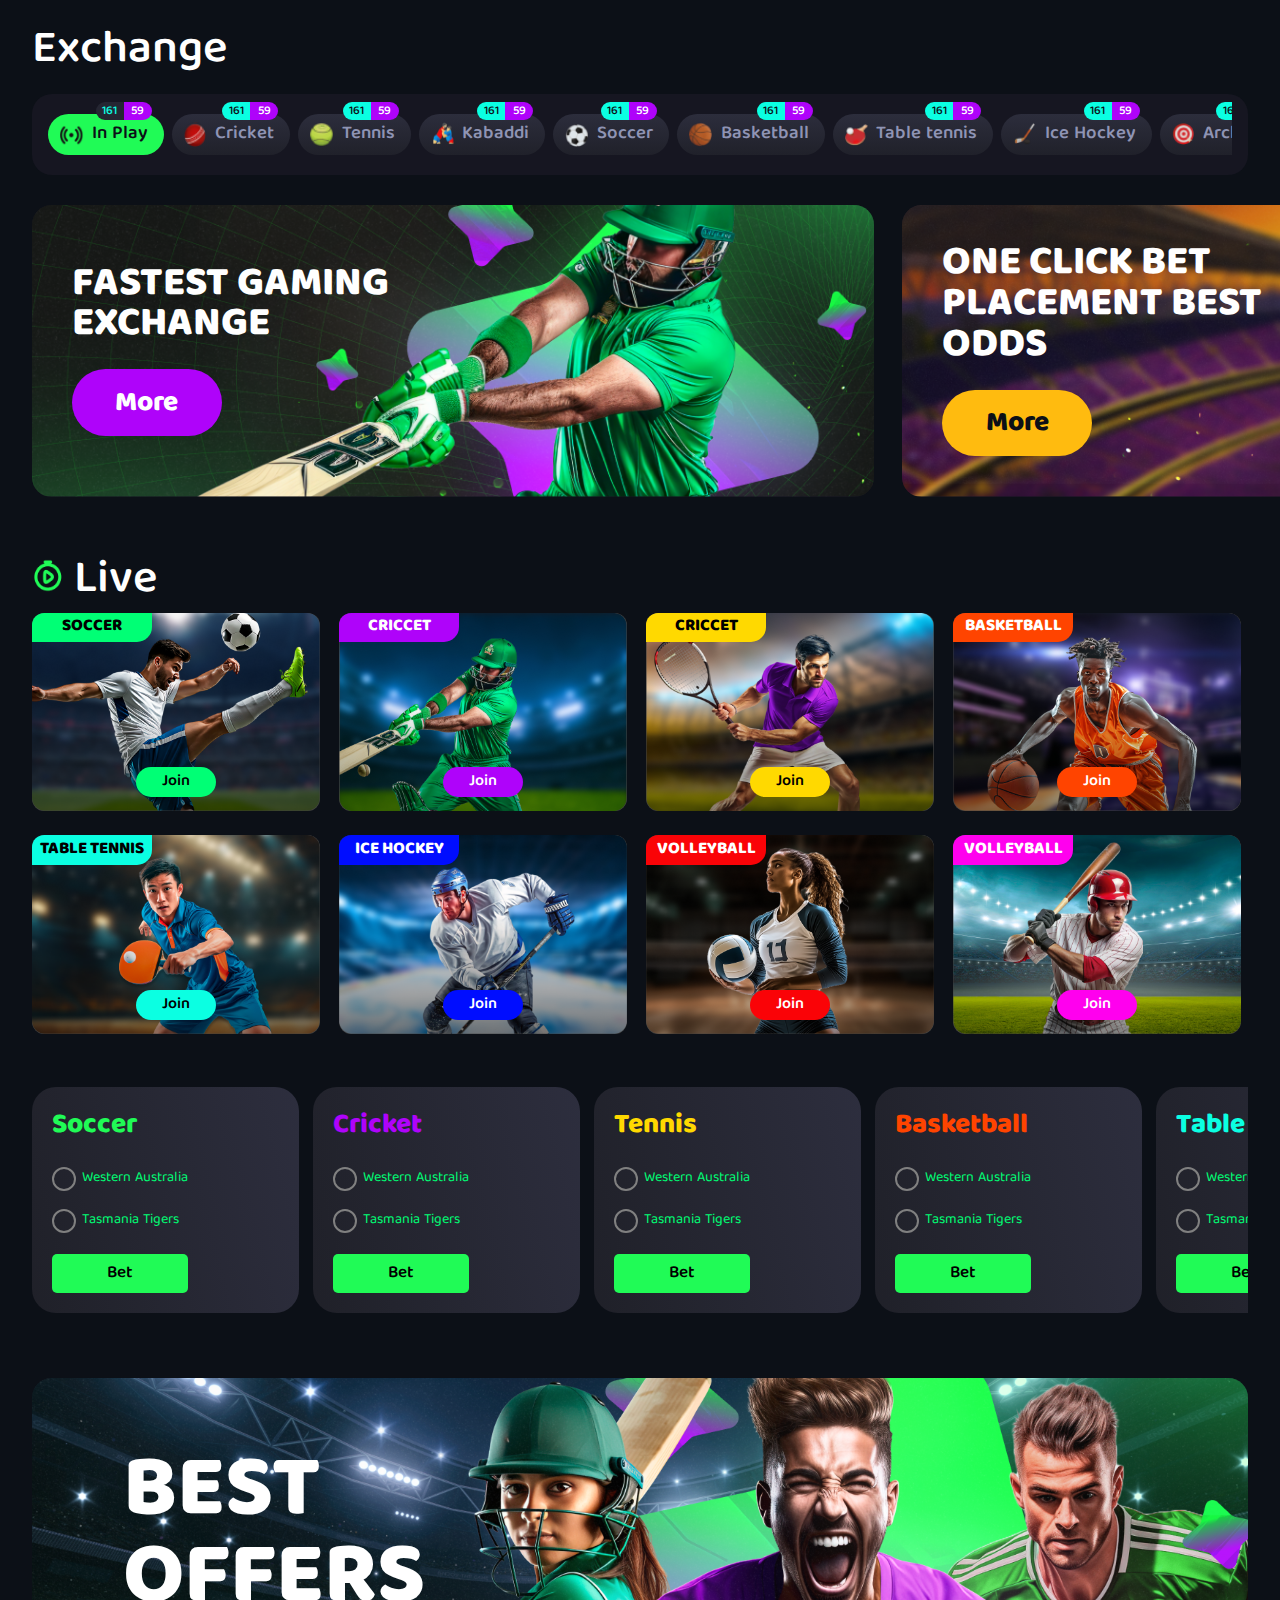
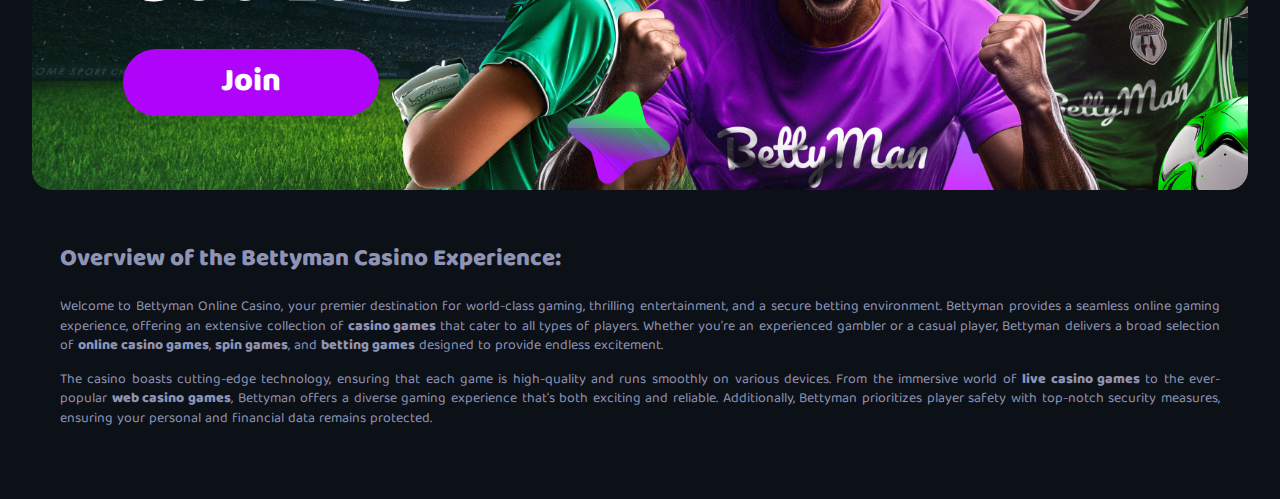
<file: index.html>
<!DOCTYPE html>
<html lang="en">
  <head>
    <meta charset="UTF-8" />
    <meta name="viewport" content="width=device-width, initial-scale=1.0" />
    <title>Document</title>
  </head>
  <link rel="stylesheet" href="./styles/fonts.css" />
  <link rel="stylesheet" href="./styles/style.css" />

  <body>
    <div class="bettyman-layout">
      <section
        class="section-banners section-banners--turquoise"
        style="margin-top: 24px"
      >
        <div class="container">
          <div class="section-banners__header">
            <h2 class="section-banners__title">Exchange</h2>
          </div>
          <div class="section-banners__body">
            <div class="section-banners__button-nav-boxed">
              <div
                class="section-banners__button-nav button-nav custom-scrollbar"
              >
                <div class="button-nav__item active">
                  <img
                    src="./images/bm-icons/in-play.png"
                    alt="icon"
                    width="24"
                    height="24"
                  />
                  <a href="/sport-exchange">In Play</a>
                  <div class="button-nav__item-counter">
                    <span class="left active-text-color">161</span>
                    <span class="right">59</span>
                  </div>
                </div>
                <div class="button-nav__item">
                  <img
                    src="./images/bm-icons/cricket.png"
                    alt="icon"
                    width="24"
                    height="24"
                  />
                  <a href="/sport-exchange">Cricket</a>
                  <div class="button-nav__item-counter">
                    <span class="left">161</span> <span class="right">59</span>
                  </div>
                </div>
                <div class="button-nav__item">
                  <img
                    src="./images/bm-icons/tennis.png"
                    alt="icon"
                    width="24"
                    height="24"
                  />
                  <a href="/sport-exchange">Tennis</a>
                  <div class="button-nav__item-counter">
                    <span class="left">161</span> <span class="right">59</span>
                  </div>
                </div>
                <div class="button-nav__item">
                  <img
                    src="./images/bm-icons/kabaddi.png"
                    alt="icon"
                    width="24"
                    height="24"
                  />
                  <a href="/sport-exchange">Kabaddi</a>
                  <div class="button-nav__item-counter">
                    <span class="left">161</span> <span class="right">59</span>
                  </div>
                </div>
                <div class="button-nav__item">
                  <img
                    src="./images/bm-icons/soccer.png"
                    alt="icon"
                    width="24"
                    height="24"
                  />
                  <a href="/sport-exchange">Soccer</a>
                  <div class="button-nav__item-counter">
                    <span class="left">161</span> <span class="right">59</span>
                  </div>
                </div>
                <div class="button-nav__item">
                  <img
                    src="./images/bm-icons/basketball.png"
                    alt="icon"
                    width="24"
                    height="24"
                  />
                  <a href="/sport-exchange">Basketball</a>
                  <div class="button-nav__item-counter">
                    <span class="left">161</span> <span class="right">59</span>
                  </div>
                </div>
                <div class="button-nav__item">
                  <img
                    src="./images/bm-icons/t-tennis.png"
                    alt="icon"
                    width="24"
                    height="24"
                  />
                  <a href="/sport-exchange">Table tennis</a>
                  <div class="button-nav__item-counter">
                    <span class="left">161</span> <span class="right">59</span>
                  </div>
                </div>
                <div class="button-nav__item">
                  <img
                    src="./images/bm-icons/hockey.png"
                    alt="icon"
                    width="24"
                    height="24"
                  />
                  <a href="/sport-exchange">Ice Hockey</a>
                  <div class="button-nav__item-counter">
                    <span class="left">161</span> <span class="right">59</span>
                  </div>
                </div>
                <div class="button-nav__item">
                  <img
                    src="./images/bm-icons/archery.png"
                    alt="icon"
                    width="24"
                    height="24"
                  />
                  <a href="/sport-exchange">Archery</a>
                  <div class="button-nav__item-counter">
                    <span class="left">161</span> <span class="right">59</span>
                  </div>
                </div>
              </div>
            </div>
            <div class="section-banners__content custom-scrollbar">
              <div class="banner-card">
                <img
                  class="banner-card__image"
                  src="./images/head_banner_cricket.png"
                  alt="image"
                  width="912"
                  height="307"
                />
                <div class="banner-card__inner">
                  <div class="banner-card__content">
                    <h3 class="banner-card__title">Fastest gaming exchange</h3>
                  </div>
                  <a
                    href="/sport-exchange"
                    class="banner-card__button banner-card__button"
                    title="More"
                    >More</a
                  >
                </div>
              </div>
              <div class="banner-card">
                <img
                  class="banner-card__image"
                  src="./images/head_banner_phone.png"
                  alt="image"
                  width="912"
                  height="307"
                />
                <div class="banner-card__inner">
                  <div class="banner-card__content">
                    <h3 class="banner-card__title">
                      One click bet placement Best odds
                    </h3>
                  </div>
                  <a
                    href="/sports"
                    class="banner-card__button banner-card__button--yellow"
                    title="More"
                    >More</a
                  >
                </div>
              </div>
            </div>
          </div>
        </div>
      </section>
      <section class="section-live">
        <div class="container">
          <div class="section-banners__header live__header">
            <img
              src="./images/bm-icons/watch.png"
              alt="in live icon"
              width="41.5"
              height="41.5"
            />
            <h2 class="section-banners__title">Live</h2>
          </div>
          <div class="section-live-cards_wraper">
            <div
              class="card-live"
              style="background-color: #00ff75; color: #000"
            >
              <div class="card-live-header__wrap">
                <div class="card-live-header__text">soccer</div>
              </div>
              <div
                style="background-image: url('./images/soccer-card.png')"
                class="card-live-image"
              ></div>
              <button class="card-live-button">Join</button>
            </div>
            <div
              class="card-live"
              style="background-color: #af03fa; color: #fff"
            >
              <div class="card-live-header__wrap">
                <div class="card-live-header__text">criccet</div>
              </div>
              <div
                style="background-image: url('./images/cricket-card.png')"
                class="card-live-image"
              ></div>
              <button class="card-live-button">Join</button>
            </div>
            <div
              class="card-live"
              style="background-color: #ffd900; color: #000"
            >
              <div class="card-live-header__wrap">
                <div class="card-live-header__text">criccet</div>
              </div>
              <div
                style="background-image: url('./images/tennis-card.png')"
                class="card-live-image"
              ></div>
              <button class="card-live-button">Join</button>
            </div>
            <div
              class="card-live"
              style="background-color: #ff4400; color: #fff"
            >
              <div class="card-live-header__wrap">
                <div class="card-live-header__text">basketball</div>
              </div>
              <div
                style="background-image: url('./images/bassketball-card.png')"
                class="card-live-image"
              ></div>
              <button class="card-live-button">Join</button>
            </div>
            <div
              class="card-live"
              style="background-color: #0bffe2; color: #000"
            >
              <div class="card-live-header__wrap">
                <div class="card-live-header__text">table TENNIS</div>
              </div>
              <div
                style="background-image: url('./images/table-tennis-card.png')"
                class="card-live-image"
              ></div>
              <button class="card-live-button">Join</button>
            </div>
            <div
              class="card-live"
              style="background-color: #000dff; color: #fff"
            >
              <div class="card-live-header__wrap">
                <div class="card-live-header__text">ice hockey</div>
              </div>
              <div
                style="background-image: url('./images/hockey-card.png')"
                class="card-live-image"
              ></div>
              <button class="card-live-button">Join</button>
            </div>
            <div
              class="card-live"
              style="background-color: #fa0307; color: #fff"
            >
              <div class="card-live-header__wrap">
                <div class="card-live-header__text">volleyball</div>
              </div>
              <div
                style="background-image: url('./images/volleyball-card.png')"
                class="card-live-image"
              ></div>
              <button class="card-live-button">Join</button>
            </div>
            <div
              class="card-live"
              style="background-color: #ff00ee; color: #fff"
            >
              <div class="card-live-header__wrap">
                <div class="card-live-header__text">volleyball</div>
              </div>
              <div
                style="background-image: url('./images/basseball-card.png')"
                class="card-live-image"
              ></div>
              <button class="card-live-button">Join</button>
            </div>
          </div>
        </div>
      </section>

      <section class="section-bets">
        <div class="container">
          <div class="section-bets__list custom-scrollbar">
            <div class="game-container">
              <div class="card">
                <h2 style="color: #20fb56">Soccer</h2>
                <div class="option">
                  <input
                    type="radio"
                    name="soccer"
                    id="western-australia_soccer"
                  />
                  <label for="western-australia_soccer"
                    >Western Australia</label
                  >
                </div>
                <div class="option">
                  <input
                    type="radio"
                    name="soccer"
                    id="tasmania-tigers_soccer"
                  />
                  <label for="tasmania-tigers_soccer">Tasmania Tigers</label>
                </div>
                <button>Bet</button>
              </div>
            </div>
            <div class="game-container">
              <div class="card">
                <h2 style="color: #af03fa">Cricket</h2>
                <div class="option">
                  <input
                    type="radio"
                    name="criccet"
                    id="western-australia_criccet"
                  />
                  <label for="western-australia_criccet"
                    >Western Australia</label
                  >
                </div>
                <div class="option">
                  <input
                    type="radio"
                    name="criccet"
                    id="tasmania-tigers_criccet"
                  />
                  <label for="tasmania-tigers_criccet">Tasmania Tigers</label>
                </div>
                <button>Bet</button>
              </div>
            </div>
            <div class="game-container">
              <div class="card">
                <h2 style="color: #ffd900">Tennis</h2>
                <div class="option">
                  <input
                    type="radio"
                    name="Tennis"
                    id="western-australia_Tennis"
                  />
                  <label for="western-australia_Tennis"
                    >Western Australia</label
                  >
                </div>
                <div class="option">
                  <input
                    type="radio"
                    name="Tennis"
                    id="tasmania-tigers_Tennis"
                  />
                  <label for="tasmania-tigers_Tennis">Tasmania Tigers</label>
                </div>
                <button>Bet</button>
              </div>
            </div>
            <div class="game-container">
              <div class="card">
                <h2 style="color: #f40">Basketball</h2>
                <div class="option">
                  <input
                    type="radio"
                    name="Basketball"
                    id="western-australia_Basketball"
                  />
                  <label for="western-australia_Basketball"
                    >Western Australia</label
                  >
                </div>
                <div class="option">
                  <input
                    type="radio"
                    name="Basketball"
                    id="tasmania-tigers_Basketball"
                  />
                  <label for="tasmania-tigers_Basketball"
                    >Tasmania Tigers</label
                  >
                </div>
                <button>Bet</button>
              </div>
            </div>
            <div class="game-container">
              <div class="card">
                <h2 style="color: #0bffe2">Table tennis</h2>
                <div class="option">
                  <input
                    type="radio"
                    name="table-tennis"
                    id="western-australia_table-tennis"
                  />
                  <label for="western-australia_table-tennis"
                    >Western Australia</label
                  >
                </div>
                <div class="option">
                  <input
                    type="radio"
                    name="table-tennis"
                    id="tasmania-tigers_table-tennis"
                  />
                  <label for="tasmania-tigers_table-tennis"
                    >Tasmania Tigers</label
                  >
                </div>
                <button>Bet</button>
              </div>
            </div>
            <div class="game-container">
              <div class="card">
                <h2 style="color: #f0e">Baseball</h2>
                <div class="option">
                  <input
                    type="radio"
                    name="Baseball"
                    id="western-australia_Baseball"
                  />
                  <label for="western-australia_Baseball"
                    >Western Australia</label
                  >
                </div>
                <div class="option">
                  <input
                    type="radio"
                    name="Baseball"
                    id="tasmania-tigers_Baseball"
                  />
                  <label for="tasmania-tigers_Baseball">Tasmania Tigers</label>
                </div>
                <button>Bet</button>
              </div>
            </div>
            <div class="game-container">
              <div class="card">
                <h2 style="color: #000dff">Ice Hockey</h2>
                <div class="option">
                  <input
                    type="radio"
                    name="Hockey"
                    id="western-australia_Hockey"
                  />
                  <label for="western-australia_Hockey"
                    >Western Australia</label
                  >
                </div>
                <div class="option">
                  <input
                    type="radio"
                    name="Hockey"
                    id="tasmania-tigers_Hockey"
                  />
                  <label for="tasmania-tigers_Hockey">Tasmania Tigers</label>
                </div>
                <button>Bet</button>
              </div>
            </div>

            <div class="game-container">
              <div class="card">
                <h2 style="color: #fa0307">Volleyball</h2>
                <div class="option">
                  <input
                    type="radio"
                    name="Volleyball"
                    id="western-australia_Volleyball"
                  />
                  <label for="western-australia_Volleyball"
                    >Western Australia</label
                  >
                </div>
                <div class="option">
                  <input
                    type="radio"
                    name="Volleyball"
                    id="tasmania-tigers_Volleyball"
                  />
                  <label for="tasmania-tigers_Volleyball"
                    >Tasmania Tigers</label
                  >
                </div>
                <button>Bet</button>
              </div>
            </div>
          </div>
        </div>
      </section>

      <section class="bottom-baner">
        <div class="container">
          <div class="bottom-banner-card">
            <picture>
              <source
                media="(max-width: 600px)"
                srcset="./images/bottom-banner-small.png"
              />
              <source
                media="(min-width: 601px)"
                srcset="./images/bottom-banner.png"
              />
              <img
                class="bottom-banner-card__image"
                src="./images/bottom-banner.png"
                width="100vw"
                height="100hw"
                alt="bottom banner»."
              />
            </picture>
            <div class="banner-card__inner bottom-baner-inner">
              <div class="banner-card__content">
                <h3 class="banner-card__title bottom-baner-title">
                  Best <br />offers
                </h3>
              </div>
              <a
                href="/sport-exchange"
                class="banner-card__button banner-card__button bottom-baner-btn"
                title="More"
                >Join</a
              >
            </div>
          </div>
        </div>
      </section>

      <section class="section-boxed section-typography">
        <div class="container-boxed">
          <div
            class="typography-content custom-scrollbar"
            style="max-height: 200px; overflow: auto"
          >
            <h2 style="text-align: justify">
              <strong>Overview of the Bettyman Casino Experience</strong>:
            </h2>
            <p style="text-align: justify">
              Welcome to Bettyman Online Casino, your premier destination for
              world-class gaming, thrilling entertainment, and a secure betting
              environment. Bettyman provides a seamless online gaming
              experience, offering an extensive collection of
              <strong>casino games</strong> that cater to all types of players.
              Whether you're an experienced gambler or a casual player, Bettyman
              delivers a broad selection of
              <strong>online casino games</strong>, <strong>spin games</strong>,
              and <strong>betting games</strong> designed to provide endless
              excitement.
            </p>
            <p style="text-align: justify">
              The casino boasts cutting-edge technology, ensuring that each game
              is high-quality and runs smoothly on various devices. From the
              immersive world of <strong>live casino games</strong> to the
              ever-popular <strong>web casino games</strong>, Bettyman offers a
              diverse gaming experience that's both exciting and reliable.
              Additionally, Bettyman prioritizes player safety with top-notch
              security measures, ensuring your personal and financial data
              remains protected.
            </p>
            <p style="text-align: justify">
              In 2024, Bettyman has enhanced its user interface, optimizing it
              for mobile play and providing a user-friendly experience for
              players on all devices. The games are designed with high-quality
              graphics and dynamic features, so you can feel like you're playing
              in a real casino from the comfort of your own home.
            </p>
            <p style="text-align: justify">&nbsp;</p>
            <h2 style="text-align: justify">
              Responsible Gaming and Safety Features
            </h2>
            <h3 style="text-align: justify">
              <strong>Bettyman&rsquo;s Responsible Gaming Tools</strong>:
            </h3>
            <p style="text-align: justify">
              At Bettyman, we believe in promoting a healthy, responsible gaming
              environment. We provide players with a range of
              <strong>responsible gaming</strong> tools designed to help them
              manage their time and spending effectively. Players can set
              personal deposit limits, establish time limits, and even take
              breaks from gaming through self-exclusion options. These tools
              ensure players have complete control over their gambling activity.
            </p>
            <p style="text-align: justify">
              In 2024, Bettyman has introduced enhanced responsible gaming
              features that allow for real-time alerts when players exceed their
              limits or spend more time than they intended on the site. These
              tools are easy to access and offer instant assistance for those
              who need it. We also provide access to counseling and support
              services to ensure players stay informed about responsible gaming
              practices.
            </p>
            <p style="text-align: justify">
              Bettyman&rsquo;s commitment to
              <strong>safe gambling</strong> extends beyond tools and
              technology. We regularly review our practices to ensure that all
              players have a safe and enjoyable experience. Whether you&rsquo;re
              playing <strong>bet games online</strong> or enjoying a round of
              <strong>online casino India</strong>, our aim is to ensure a
              secure and responsible environment.
            </p>
            <p style="text-align: justify">&nbsp;</p>
            <h2 style="text-align: justify">
              Game Categories and Popular Games
            </h2>
            <h3 style="text-align: justify">Overview of Game Types</h3>
            <p style="text-align: justify">
              Bettyman offers a wide variety of games, carefully curated to meet
              the tastes and preferences of all players. Our games are divided
              into several categories, each designed to bring you an exceptional
              gaming experience. Whether you're spinning the reels in
              <strong>slots</strong>, engaging with a
              <strong>live casino dealer</strong>, or testing your skills with a
              classic <strong>table game</strong>, Bettyman has something for
              everyone.
            </p>
            <ul>
              <li>
                <strong>Slots</strong>:<br />Dive into the thrilling world of
                slots, where you can explore a variety of
                <strong>themes</strong> ranging from action-packed adventure to
                fantasy worlds, historical stories, and even movie-inspired
                games. With engaging bonus rounds,
                <strong>progressive jackpots</strong>, and visually stunning
                designs, <strong>Bettyman</strong> offers an exciting array of
                <strong>spin games</strong> that cater to both beginners and
                experienced players. The <strong>2024 trends</strong> in slots
                are centered around interactive gameplay features and the rise
                of <strong>branded slots</strong>, based on popular movies and
                TV shows, which we offer in abundance.<br />&nbsp;
              </li>
              <li>
                <strong>Live Casino Games</strong>:<br />For those who crave the
                social experience of a real casino, our
                <strong>live casino</strong> section is perfect. Here, you can
                enjoy <strong>Live Blackjack</strong>,
                <strong>Live Roulette</strong>, <strong>Live Baccarat</strong>,
                and many other real-time games with professional dealers. The
                <strong>live casino games</strong> at Bettyman bring the
                experience of being in a land-based casino straight to your
                screen, with HD streaming and interactive features that make you
                feel like you&rsquo;re sitting at the table. With improvements
                made in 2024, our <strong>live dealer experience</strong> now
                includes multi-angle views and additional player interaction,
                taking your gaming experience to a whole new level.<br />&nbsp;
              </li>
              <li>
                <strong>Table Games</strong>:<br />For the purists, Bettyman
                offers a wide selection of classic
                <strong>table games</strong> like <strong>Blackjack</strong>,
                <strong>Roulette</strong>, <strong>Poker</strong>, and
                <strong>Baccarat</strong>. Whether you prefer
                <strong>American Blackjack</strong>,
                <strong>European Roulette</strong>, or the many variations of
                <strong>Poker</strong>, our table games section caters to all
                types of players. As with all our offerings, these games are
                updated regularly to include the latest variations and rules to
                keep the experience fresh and exciting. In 2024, we&rsquo;ve
                also introduced new <strong>table game themes</strong> and
                enhanced betting options to keep pace with modern trends.<br />&nbsp;
              </li>
              <li>
                <strong>Specialty Games</strong>:<br />In addition to
                traditional casino games, Bettyman offers a range of
                <strong>specialty games</strong> you won&rsquo;t find anywhere
                else. These games include <strong>Keno</strong>,
                <strong>Scratch Cards</strong>, and various other innovative
                offerings that provide a refreshing break from the traditional
                casino environment. Our <strong>specialty games</strong> have
                been designed to keep up with the demand for variety and offer
                something new for every player. These games are continually
                updated to ensure they remain fresh and engaging.
              </li>
            </ul>
            <p style="text-align: justify">&nbsp;</p>
            <h2 style="text-align: justify">
              Featured Games &amp; Progressive Jackpots
            </h2>
            <h3 style="text-align: justify">
              <strong>Jackpot Games Overview</strong>:
            </h3>
            <p style="text-align: justify">
              The thrill of <strong>progressive jackpots</strong> is one of the
              main attractions for many players at Bettyman. Our
              <strong>jackpot games</strong> such as
              <strong>Mega Fortune</strong>, <strong>Dragon Unleashed</strong>,
              and <strong>88 Fortunes</strong> offer players the chance to win
              life-changing amounts of money. The progressive nature of these
              jackpots means that the prize pool grows with every spin, and the
              potential to win big is always there. With updates for 2024, these
              games now feature new jackpot tiers, giving players even more
              chances to win.
            </p>
            <p style="text-align: justify">
              The excitement of <strong>progressive jackpots</strong> is
              heightened with the introduction of innovative features like
              <strong>multiplier bonuses</strong>, <strong>free spins</strong>,
              and <strong>wilds</strong>. Each of these features provides
              players with additional ways to increase their chances of hitting
              the jackpot.
            </p>
            <p style="text-align: justify">&nbsp;</p>
            <h2 style="text-align: justify">Bettyman Rewards Program</h2>
            <h3 style="text-align: justify">
              <strong>Benefits of the Bettyman Rewards</strong>:
            </h3>
            <p style="text-align: justify">
              Bettyman rewards players for their loyalty with an exciting
              <strong>Rewards Program</strong>. Players can earn rewards points
              every time they play their favorite games, which can later be
              redeemed for bonuses, free spins, and exclusive perks. Our
              <strong>rewards system</strong> is structured in a way that makes
              it easy for all players, whether they&rsquo;re casual gamers or
              high-rollers, to benefit from their gameplay.
            </p>
            <p style="text-align: justify">
              In 2024, we&rsquo;ve enhanced the
              <strong>Bettyman Rewards Program</strong> to offer even more
              benefits, such as access to exclusive tournaments, VIP events, and
              even special <strong>casino concierge services</strong> for
              top-tier members. The more you play, the more you earn, and the
              greater your rewards will be.
            </p>
            <p style="text-align: justify">&nbsp;</p>
            <h2 style="text-align: justify">
              Exclusive Promotions and Bonuses
            </h2>
            <h3 style="text-align: justify">
              <strong>Welcome Bonuses and Ongoing Promotions</strong>:
            </h3>
            <p style="text-align: justify">
              New players at Bettyman are greeted with a generous
              <strong>welcome bonus</strong>, which may include a first deposit
              match or a package of <strong>free spins</strong> on popular
              slots. But that&rsquo;s just the beginning. Regular players can
              take advantage of ongoing promotions like weekly
              <strong>cashbacks</strong>, <strong>seasonal bonuses</strong>, and
              exclusive <strong>tournaments</strong> where players compete for
              fantastic prizes. We regularly update these promotions to keep
              them fresh and exciting, ensuring that there&rsquo;s always
              something new to look forward to.
            </p>
            <p style="text-align: justify">
              Our <strong>2024 promotions</strong> focus on rewarding player
              loyalty and enhancing the gaming experience with seasonal bonuses
              tied to popular holidays and events. Keep an eye out for special
              <strong>bonus codes</strong> that offer limited-time perks, and
              take advantage of our <strong>VIP loyalty program</strong> for
              access to even more exclusive deals.
            </p>
            <p style="text-align: justify">&nbsp;</p>
            <h2 style="text-align: justify">
              Beginner Resources and Strategy Guides
            </h2>
            <h3 style="text-align: justify">
              <strong>Educational Content for New Players</strong>:
            </h3>
            <p style="text-align: justify">
              At Bettyman, we want every player to have the best experience, so
              we provide a wide range of educational content to help new players
              get started. Whether you&rsquo;re learning the rules of
              <strong>Blackjack</strong>, understanding
              <strong>Roulette</strong> betting strategies, or simply trying to
              navigate the world of online casinos, Bettyman offers guides and
              tutorials to ensure you play with confidence.
            </p>
            <p style="text-align: justify">
              Our <strong>2024 educational updates</strong> include step-by-step
              video tutorials, strategy articles, and blogs that cater to
              beginners, offering tips on bankroll management, game selection,
              and how to maximize your chances of winning. We also offer a
              collection of <strong>beginners&rsquo; guides</strong> to the more
              complex games, making sure you are well-prepared before diving in.
            </p>
            <p style="text-align: justify">&nbsp;</p>
            <h2 style="text-align: justify">
              Frequently Asked Questions (FAQs)
            </h2>
            <h3 style="text-align: justify">
              Answers to Common Player Questions
            </h3>
            <p style="text-align: justify">
              We understand that new players may have questions, so we&rsquo;ve
              compiled a comprehensive FAQ section to address the most common
              inquiries:
            </p>
            <ul>
              <li>
                <strong>Types of Games Available and System Requirements</strong
                >: Our platform is compatible with a wide range of devices, from
                desktop PCs to smartphones and tablets. We offer games in HTML5
                format, ensuring smooth gameplay on all devices.
              </li>
              <li>
                <strong>Real-Money Play and Account Security</strong>: Players
                can confidently make real-money bets, knowing that Bettyman uses
                the latest encryption technology to protect personal and
                financial data.
              </li>
              <li>
                <strong>Progressive Jackpot Feature</strong>: A detailed
                explanation of how the progressive jackpot works, including how
                the prize pool grows and when a player can expect to win.
              </li>
              <li>
                <strong>Game Selection Tips for Better Odds</strong>: We provide
                advice on selecting games with the best odds, including
                information about house edges and RTP (Return to Player) rates.
              </li>
            </ul>
            <p style="text-align: justify">&nbsp;</p>
            <h2 style="text-align: justify">
              About Bettyman and Licensing Information
            </h2>
            <h3 style="text-align: justify">
              <strong>Company Background and Licensing</strong>:
            </h3>
            <p style="text-align: justify">
              Bettyman is a licensed and regulated online casino, committed to
              offering a fair, transparent, and secure gaming experience. Our
              platform is licensed by reputable gambling authorities, ensuring
              that all games are tested for fairness and that our operations
              comply with local and international regulations. We accept a
              variety of payment methods, including credit cards, e-wallets, and
              bank transfers, making deposits and withdrawals easy and secure
              for players worldwide.
            </p>
            <h2 style="text-align: justify">
              Customer Support &amp; Contact Information
            </h2>
            <h3 style="text-align: justify">
              <strong>Bettyman&rsquo;s Support Channels</strong>:
            </h3>
            <p>
              Our dedicated customer support team is available 24/7 to assist
              with any questions or issues you may have. Whether you need help
              with account management, bonus queries, or game-related questions,
              our team is ready to provide timely and professional assistance
              via <strong>live chat</strong>, <strong>email</strong>, or
              <strong>phone</strong> support. We pride ourselves on offering
              <strong>excellent customer service</strong>, and we strive to
              ensure that every player&rsquo;s experience at Bettyman is as
              smooth and enjoyable as possible.
            </p>
          </div>
        </div>
      </section>
    </div>
  </body>
</html>
</file>
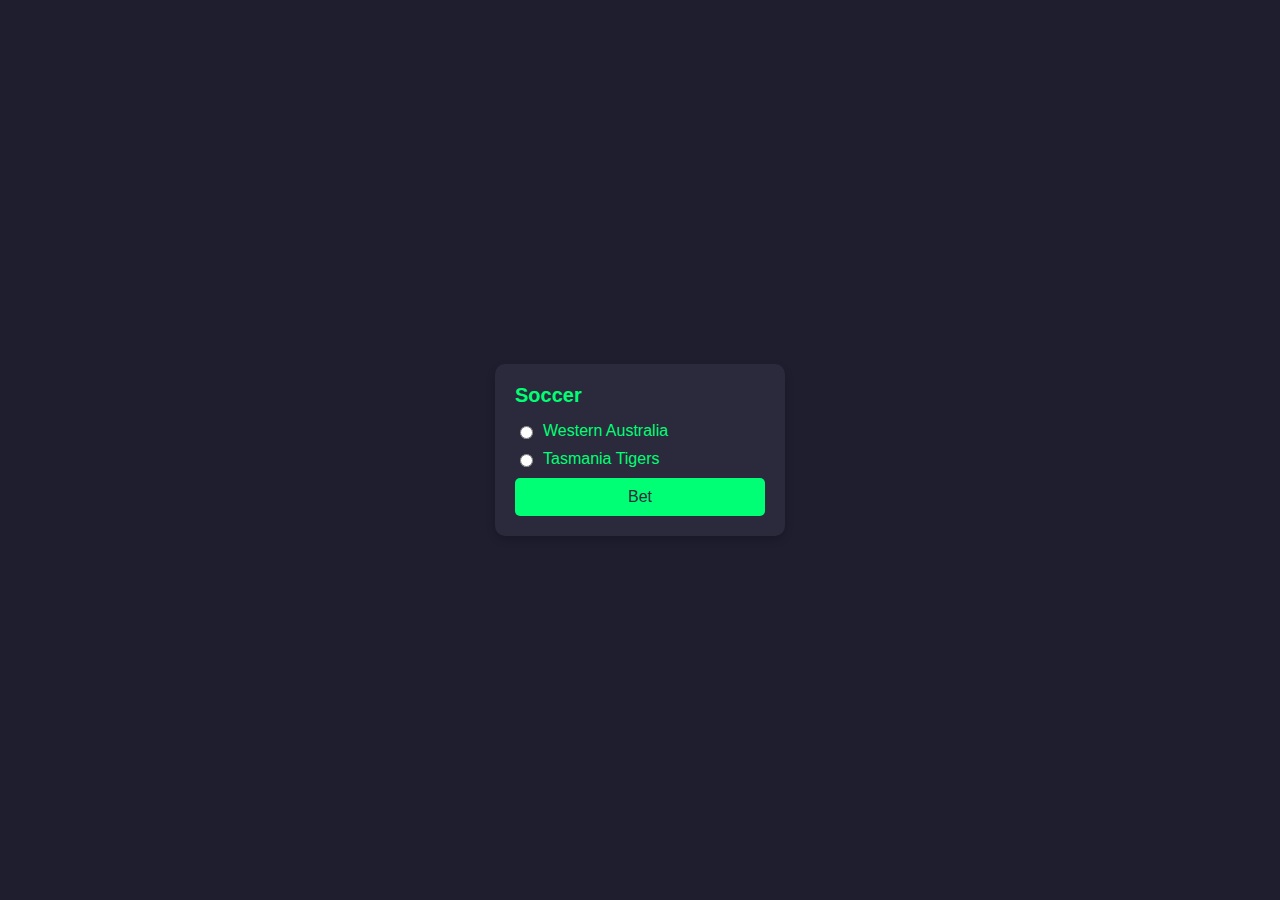
<file: styles/card.html>
<!DOCTYPE html>
<html lang="en">
  <head>
    <meta charset="UTF-8" />
    <meta name="viewport" content="width=device-width, initial-scale=1.0" />
    <title>Bet Card</title>
    <style>
      body {
        font-family: Arial, sans-serif;
        background-color: #1e1e2f;
        display: flex;
        justify-content: center;
        align-items: center;
        height: 100vh;
        margin: 0;
      }

      .card {
        background-color: #2a2a3c;
        color: #00ff75;
        border-radius: 10px;
        padding: 20px;
        width: 250px;
        box-shadow: 0 4px 8px rgba(0, 0, 0, 0.2);
      }

      .card h2 {
        margin: 0;
        font-size: 20px;
        margin-bottom: 15px;
      }

      .card .option {
        display: flex;
        align-items: center;
        margin-bottom: 10px;
      }

      .card .option input {
        margin-right: 10px;
        accent-color: #00ff75;
      }

      .card button {
        background-color: #00ff75;
        color: #2a2a3c;
        border: none;
        border-radius: 5px;
        padding: 10px 20px;
        font-size: 16px;
        cursor: pointer;
        width: 100%;
      }

      .card button:hover {
        background-color: #00cc5f;
      }
    </style>
  </head>
  <body>
    <div class="card">
      <h2>Soccer</h2>
      <div class="option">
        <input type="radio" name="team" id="western-australia" />
        <label for="western-australia">Western Australia</label>
      </div>
      <div class="option">
        <input type="radio" name="team" id="tasmania-tigers" />
        <label for="tasmania-tigers">Tasmania Tigers</label>
      </div>
      <button>Bet</button>
    </div>
  </body>
</html>
</file>
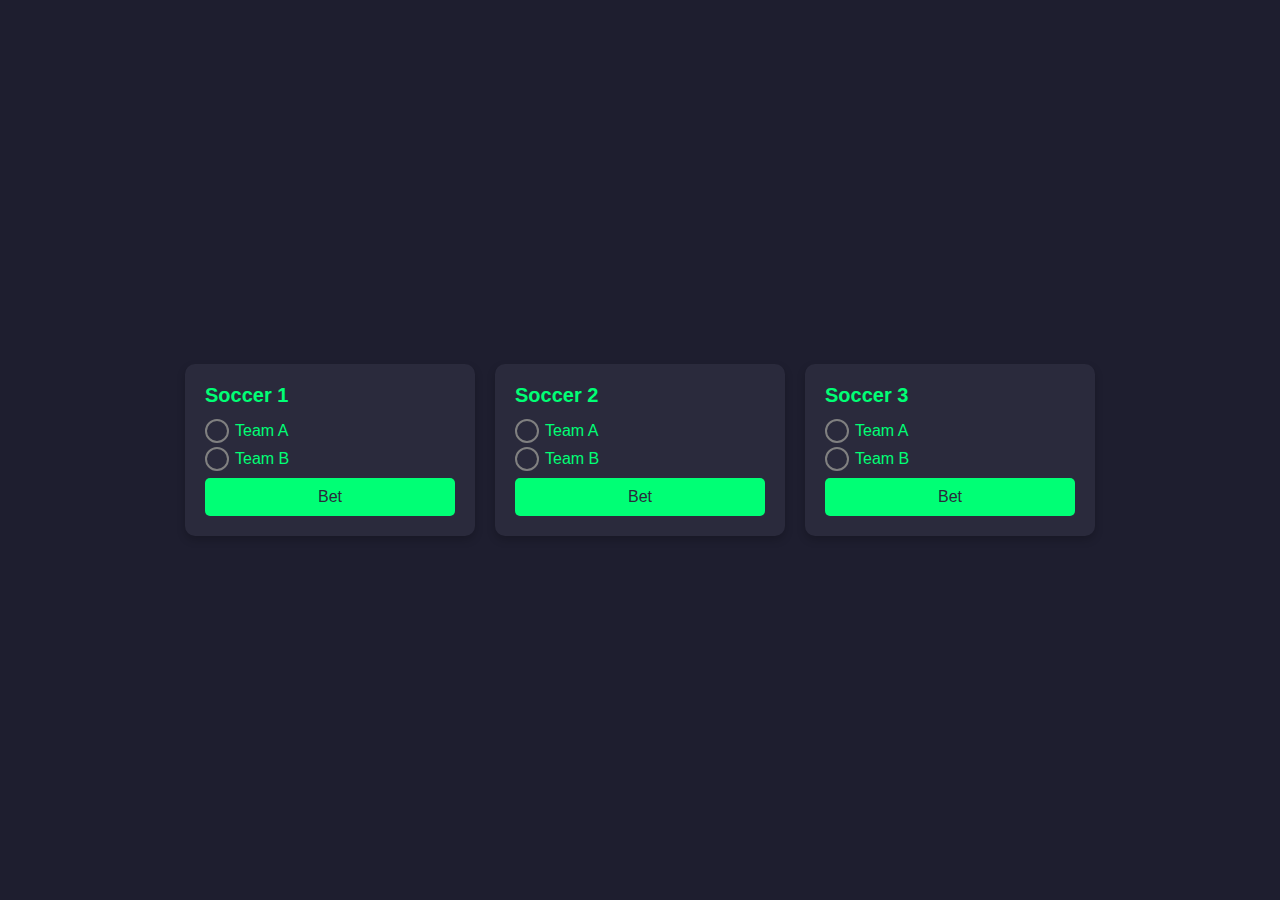
<file: styles/drafts/input.html>
<!DOCTYPE html>
<html lang="en">
  <head>
    <meta charset="UTF-8" />
    <meta name="viewport" content="width=device-width, initial-scale=1.0" />
    <title>Bet Cards</title>
    <style>
      body {
        font-family: Arial, sans-serif;
        background-color: #1e1e2f;
        display: flex;
        justify-content: center;
        align-items: center;
        gap: 20px;
        height: 100vh;
        margin: 0;
      }

      .card {
        background-color: #2a2a3c;
        color: #00ff75;
        border-radius: 10px;
        padding: 20px;
        width: 250px;
        box-shadow: 0 4px 8px rgba(0, 0, 0, 0.2);
      }

      .card h2 {
        margin: 0;
        font-size: 20px;
        margin-bottom: 15px;
      }

      .card .option {
        display: flex;
        align-items: center;
        margin-bottom: 10px;
      }

      /* Скрываем стандартный input */
      .card .option input[type='radio'] {
        display: none;
      }

      /* Создаем кастомный круг */
      .card .option label {
        position: relative;
        padding-left: 30px;
        cursor: pointer;
        color: #00ff75;
        font-size: 16px;
      }

      .card .option label::before {
        content: '';
        position: absolute;
        left: 0;
        top: 50%;
        transform: translateY(-50%);
        width: 20px;
        height: 20px;
        border: 2px solid gray;
        border-radius: 50%;
        background-color: transparent;
      }

      /* При выборе цвет становится зеленым */
      .card .option input[type='radio']:checked + label::before {
        background-color: #00ff75;
        border-color: #00ff75;
      }

      .card button {
        background-color: #00ff75;
        color: #2a2a3c;
        border: none;
        border-radius: 5px;
        padding: 10px 20px;
        font-size: 16px;
        cursor: pointer;
        width: 100%;
      }

      .card button:hover {
        background-color: #00cc5f;
      }
    </style>
  </head>
  <body>
    <!-- Карточка 1 -->
    <div class="card">
      <h2>Soccer 1</h2>
      <div class="option">
        <input type="radio" name="team1" id="team1-a" />
        <label for="team1-a">Team A</label>
      </div>
      <div class="option">
        <input type="radio" name="team1" id="team1-b" />
        <label for="team1-b">Team B</label>
      </div>
      <button>Bet</button>
    </div>

    <!-- Карточка 2 -->
    <div class="card">
      <h2>Soccer 2</h2>
      <div class="option">
        <input type="radio" name="team2" id="team2-a" />
        <label for="team2-a">Team A</label>
      </div>
      <div class="option">
        <input type="radio" name="team2" id="team2-b" />
        <label for="team2-b">Team B</label>
      </div>
      <button>Bet</button>
    </div>

    <!-- Карточка 3 -->
    <div class="card">
      <h2>Soccer 3</h2>
      <div class="option">
        <input type="radio" name="team3" id="team3-a" />
        <label for="team3-a">Team A</label>
      </div>
      <div class="option">
        <input type="radio" name="team3" id="team3-b" />
        <label for="team3-b">Team B</label>
      </div>
      <button>Bet</button>
    </div>
  </body>
</html>
</file>
<file: styles/fonts.css>
@font-face {
  font-display: swap;
  font-family: 'Baloo Tamma 2';
  font-style: normal;
  font-weight: 400;
  src: url([data-uri]);
}

@font-face {
  font-display: swap;
  font-family: 'Baloo Tamma 2';
  font-style: normal;
  font-weight: 600;
  src: url([data-uri]);
}

@font-face {
  font-display: swap;
  font-family: 'Baloo Tamma 2';
  font-style: normal;
  font-weight: 800;
  src: url([data-uri]);
}
</file>
<file: styles/style.css>
.bettyman-layout {
  --color-black: #0c1017;
  --color-yellow: hsla(43, 100%, 53%, 1);
  --color-green: #20fb56;
  --color-violet: #af03fa;
  --color-turquoise: #0bffe2;
  --color-gray: #8f94b4;
  --color-dark-gray: #161621;
  --gradient-dark-gray: linear-gradient(180deg, #2c2d3c 0%, #20212a 100%);
  --gradient-active-green-btn: linear-gradient(0deg, #20fb56 0%, #20fb56 100%),
    #0c1017;
  --container-offset: 32px;
}

.bettyman-layout .button-nav__item a {
  color: var(--color-gray);
  text-decoration: none;
}

.bettyman-layout .button-nav__item:not(.active):hover a {
  color: var(--color-yellow);
}

.bettyman-layout .button-nav__item.active a {
  color: var(--color-black);
}

@media (max-width: 1200px) {
  .bettyman-layout {
    --container-offset: 20px;
  }
}

@media (max-width: 600px) {
  .bettyman-layout {
    --container-offset: 16px;
  }
}

* {
  box-sizing: border-box;
}

html,
body {
  margin: 0;
  padding: 0;
}

.bettyman-layout {
  background-color: var(--color-black);
  color: #fff;
  font-family: 'Baloo Tamma 2';
  font-size: 16px;
  line-height: 1.4;
  font-weight: 400;
  overflow-x: hidden;
  min-width: 375px;
}

img {
  height: auto;
  max-width: 100%;
}

button {
  font-family: inherit;
}

@media (hover: hover) and (pointer: fine) {
  .custom-scrollbar::-webkit-scrollbar {
    width: 8px;
    height: 8px;
  }

  .custom-scrollbar::-webkit-scrollbar-track {
    background: #fff0;
    border-radius: 4px;
  }

  .custom-scrollbar::-webkit-scrollbar-thumb {
    background: #161621;
    border-radius: 4px;
  }

  .custom-scrollbar::-webkit-scrollbar-thumb:hover {
    background: #555;
  }
}

.container,
.container-boxed {
  width: 100%;
  max-width: 1920px;
  margin: 0 auto;
  padding: 0 var(--container-offset);
}

.container-boxed {
  max-width: 1200px;
  padding: 0 20px;
}

.site-header {
  --container-offset: 20px;
  background: var(--color-dark-gray);
}

@media (max-width: 600px) {
  .site-header {
    --container-offset: 16px;
  }
}

.site-header-top {
  background: linear-gradient(255.78deg, #303242 -14.82%, #25272f 93.08%);
}

.site-header-top__inner {
  display: flex;
  align-items: center;
  min-height: clamp(54px, 46px + 1vw, 60px);
  overflow: hidden;
}

.site-header-top__logo {
  display: flex;
  align-items: center;
  gap: clamp(12px, 6.6667px + 0.6667vw, 16px);
}

.site-header-top__logo-img {
  margin-top: 12px;
}

.site-header-top__burger {
  --element-size: 32px;
  width: var(--element-size);
  height: var(--element-size);
  color: #fff;
  cursor: pointer;
}

@media (max-width: 800px) {
  .site-header-top__burger {
    --element-size: 28px;
  }

  .site-header-top__logo-img {
    width: 140px;
  }
}

@media (max-width: 600px) {
  .site-header-top__logo-img {
    width: 126px;
  }
}

@media (max-width: 400px) {
  .site-header-top__logo-img {
    width: 110px;
  }
}

.site-header-top__admin {
  margin-left: auto;
  display: flex;
  align-items: center;
}

.site-header-top__burger:hover {
  color: var(--color-green);
}

.header-admin-nav {
  display: flex;
  gap: clamp(12px, 1.3333px + 1.3333vw, 20px);
  align-items: center;
}

.header-admin-nav__link {
  --element-size: clamp(24px, 13.3333px + 1.3333vw, 32px);
  position: relative;
  display: flex;
  width: var(--element-size);
  height: var(--element-size);
  color: var(--color-gray);
}

.header-admin-nav__link-badge {
  position: absolute;
  top: -4px;
  right: -4px;
  width: 18px;
  height: 18px;
  border-radius: 100%;
  background-color: var(--color-green);
  display: grid;
  place-items: center;
  font-size: 15px;
  color: var(--color-black);
  font-weight: 800;
}

@media (max-width: 800px) {
  .header-admin-nav__link-badge {
    width: 14px;
    height: 14px;
    font-size: 13px;
  }
}

.header-admin-nav__link:hover {
  color: var(--color-yellow);
}

.header-admin-nav__link svg,
.header-admin-nav__link img {
  width: 100%;
  height: 100%;
}

.site-header-top__burger svg,
.site-header-top__burger img {
  width: 100%;
  height: 100%;
}

.site-header-top__admin .header-deposit-button {
  margin-right: clamp(14px, -10px + 3vw, 32px);
}

.header-deposit-button {
  display: flex;
  align-items: center;
  justify-content: center;
  background-color: var(--color-yellow);
  text-decoration: none;
  font-weight: 600;
  font-size: clamp(11px, 0.3333px + 1.3333vw, 19px);
  color: var(--color-black);
  width: clamp(62px, -2px + 8vw, 110px);
  height: clamp(24px, 2.6667px + 2.6667vw, 40px);
  padding-top: clamp(4px, 1.3333px + 0.3333vw, 6px);
  border-radius: 40px;
  transition: background-color 0.2s;
}

.header-deposit-button:hover {
  background-color: #e6a400;
}

.site-header-top__admin .user-balance {
  margin-right: clamp(16px, 5.3333px + 1.3333vw, 24px);
}

.user-balance {
  display: flex;
  align-items: center;
  gap: clamp(10px, 4.6667px + 0.6667vw, 14px);
  font-size: clamp(11px, 0.3333px + 1.3333vw, 18px);
  color: var(--color-gray);
  font-weight: 600;
}

.user-balance__title {
  padding-top: 4px;
}

.user-balance__value {
  height: clamp(24px, 2.6667px + 2.6667vw, 40px);
  min-width: clamp(70px, 3.3333px + 8.3333vw, 120px);
  border-radius: 40px;
  background-color: var(--color-black);
  display: flex;
  align-items: center;
  justify-content: center;
  padding-top: 4px;
  color: var(--color-green);
  padding: 4px 12px 0;
}

@media (max-width: 1500px) {
  .user-balance,
  .header-user-name {
    display: none;
  }
}

.site-header-top__admin .header-user-name {
  margin-right: clamp(16px, 5.3333px + 1.3333vw, 24px);
}

.header-user-name {
  font-size: clamp(11px, 0.3333px + 1.3333vw, 18px);
  color: var(--color-gray);
  font-weight: 600;
  margin-top: 2px;
}

.header-user-name:hover {
  text-decoration: none;
}

.site-header-top__nav {
  margin: 0 auto;
}

.header-nav {
  background-color: var(--color-black);
  border-radius: 40px;
  margin: 0 16px;
  padding: 2px;
}

.header-nav__list {
  display: flex;
  list-style-type: none;
  margin: 0;
  padding: 0;
}

.header-nav__link {
  display: flex;
  align-items: center;
  justify-content: center;
  padding: 4px clamp(10px, 2px + 1vw, 16px) 0;
  font-size: clamp(16px, 12px + 0.5vw, 19px);
  color: var(--color-gray);
  font-weight: 600;
  text-decoration: none;
  height: clamp(34px, 26px + 1vw, 40px);
  min-width: clamp(92px, 68px + 3vw, 110px);
  border-radius: 40px;
  transition: color 0.2s;
}

.header-nav__link:not(.current):hover {
  color: var(--color-yellow);
}

.header-nav__link.current {
  cursor: default;
  color: #fff;
  background: linear-gradient(96.86deg, #ffbc11 -2.87%, #af03fa 98.69%);
}

.header-nav li:not(.current):last-child {
  margin-right: 10px;
}

@media (max-width: 992px) {
  .site-header-top {
    position: relative;
    z-index: 1;
  }

  .site-header-top::before {
    position: absolute;
    z-index: -1;
    width: 100vw;
    height: clamp(54px, 46px + 1vw, 60px);
    background-color: #161621;
    content: '';
  }

  .header-nav {
    margin: 0;
    overflow-x: hidden;
  }

  .site-header-top__inner {
    display: grid;
    grid-template-columns: repeat(2, 1fr);
    grid-template-rows: clamp(54px, 46px + 1vw, 60px) clamp(
        54px,
        46px + 1vw,
        60px
      );
  }

  .site-header-top__logo {
    grid-column: 1 / 2;
  }

  .site-header-top__admin {
    grid-column: 2 / 3;
  }

  .site-header-top__nav {
    grid-column: 1 / 3;
  }

  .site-header-top__nav {
    order: 99999;
    width: 100%;
  }

  .header-nav__list li {
    flex: 0 0 auto;
  }
}

.site-header-bottom {
  padding: clamp(12px, 1.3333px + 1.3333vw, 20px) 0;
}

.site-header-bottom__inner {
  display: flex;
  align-items: center;
  justify-content: space-between;
}

.action-nav {
  display: flex;
  align-items: center;
  gap: clamp(14px, 6px + 1vw, 20px);
}

.action-nav__link {
  --link-size: clamp(28px, 22.6667px + 0.6667vw, 32px);
  position: relative;
  display: flex;
  color: #585c74;
  width: var(--link-size);
  height: var(--link-size);
}

.action-nav__link svg,
.action-nav__link img {
  width: 100%;
  height: 100%;
}

.action-nav__link:hover,
.action-nav__link.current {
  color: var(--color-green);
}

.action-nav__link-badge {
  position: absolute;
  top: -6px;
  right: -6px;
}

.action-nav__divider {
  background-color: #585c74;
  width: 3px;
  height: 30px;
  margin: 0 6px;
}

.header-search-toggle {
  display: flex;
  color: #585c74;
  padding: 2px;
  cursor: pointer;
}

.header-search-toggle svg,
.header-search-toggle img {
  --icon-size: 28px;
  height: var(--icon-size);
  width: var(--icon-size);
}

@media (max-width: 600px) {
  .header-search-toggle svg,
  .header-search-toggle img {
    --icon-size: 26px;
  }
}

.header-search-toggle:hover {
  color: var(--color-yellow);
}

.section-banners {
  --section-color: var(--color-green);
  margin: clamp(24px, -24px + 6vw, 60px) 0 clamp(24px, -24px + 6vw, 60px);
  overflow: hidden;
}

.section-banners--yellow {
  --section-color: var(--color-yellow);
}

.section-banners--turquoise {
  --section-color: var(--color-turquoise);
}

.section-banners__header {
  margin-bottom: clamp(10px, 2px + 1vw, 16px);
}

.section-banners__title {
  margin: 0;
  font-size: clamp(30px, 3.3333px + 3.3333vw, 50px);
  line-height: 1.2;
  font-weight: 600;
  color: white;
}

.section-banners__button-nav {
  margin-bottom: clamp(20px, 4px + 2vw, 32px);
  overflow-x: auto;
  margin-right: calc(var(--container-offset) * -1);
  padding-bottom: 8px;
  padding-top: 4px;
}

.section-banners__button-nav.button-nav--black {
  margin-right: 0;
}

@media (hover: hover) and (pointer: fine) {
  .section-banners__button-nav {
    padding-bottom: 4px;
  }
}

.section-banners__button-nav-boxed {
  border-radius: 20px;
  padding: 0 16px;
  background-color: #161621;
}

.section-banners__button-nav-boxed div.custom-scrollbar {
  margin-bottom: 0;
  padding: 20px 0;
  margin-bottom: clamp(20px, 4px + 2vw, 32px);
  margin-right: 0;
}

.section-banners__button-nav-boxed .button-nav__item:last-child {
  margin-right: 0;
}

.section-banners__content {
  display: flex;
  gap: clamp(16px, -5.3333px + 2.6667vw, 32px);
  width: calc(100% + var(--container-offset));
  overflow-x: auto;
  margin-right: calc(var(--container-offset) * -1);
  padding-bottom: 8px;
  scroll-snap-type: x mandatory;
}

@media (hover: hover) and (pointer: fine) {
  .section-banners__content {
    padding-bottom: 4px;
  }
}

.section-banners__content .banner-card {
  flex: 0 0 clamp(340px, 112px + 57vw, 910px);
  scroll-snap-align: start;
}

.section-banners__content .banner-card:last-child {
  margin-right: var(--container-offset);
}

.button-nav {
  display: flex;
  gap: 8px;
  scroll-snap-type: x mandatory;
}

.button-nav--black {
  border-radius: 20px;
  padding: 20px 16px;
  background-color: #161621;
}

.button-nav__item {
  position: relative;
  display: flex;
  align-items: center;
  gap: 8px;
  flex: 0 0 auto;
  min-width: 110px;
  color: #8f94b4;
  font-size: clamp(17px, 14.3333px + 0.3333vw, 19px);
  font-weight: 600;
  height: clamp(38px, 32.6667px + 0.6667vw, 42px);
  border-radius: 40px;
  background-color: slateblue;
  padding: 0 16px 0 12px;
  border: none;
  background: var(--gradient-dark-gray);
  box-shadow: 0 0 0 0 #8f94b4;
  transition: box-shadow 0.2s;
  cursor: default;
  text-decoration: none;
  scroll-snap-align: start;
}

@media (max-width: 800px) {
  .button-nav__item {
    padding: 0 12px 0 8px;
    gap: 4px;
    min-width: 100px;
  }
}

.button-nav__item img,
.button-nav__item svg {
  width: clamp(22px, 19.3333px + 0.3333vw, 24px);
}

.button-nav__item:last-child {
  margin-right: var(--container-offset);
}

.button-nav__item.active {
  --counter-left-color: var(--gradient-active-green-btn);
  --counter-left-bg-color: #252632;
  color: var(--color-black);

  background: var(--gradient-active-green-btn);
}

.button-nav__item:not(.active):hover {
  box-shadow: 0 0 0 2px #8f94b4;
  cursor: pointer;
}

.button-nav__item > span {
  padding-top: 4px;
  display: flex;
  margin: 0 auto;
}

.button-nav__item-counter {
  position: absolute;
  top: 6px;
  right: 12px;
  display: grid;
  grid-template-columns: 1fr 1fr;
  min-width: 56px;
  height: 18px;
  border-radius: 40px;
  transform: translateY(-100%);
  overflow: hidden;
}

.button-nav__item-counter span {
  display: grid;
  place-items: center;
  line-height: 1;
  font-size: 12px;
  color: var(--color-black);
  padding: 2px 4px 0;
}

.button-nav__item-counter span.left {
  color: var(--counter-left-color, var(--color-black));
  background-color: var(--counter-left-bg-color, var(--color-turquoise));
}

.button-nav__item-counter span.left.active-text-color {
  color: var(--color-turquoise);
}

.button-nav__item-counter span.right {
  color: var(--counter-right-color, #ffffff);
  background-color: var(--counter-right-bg-color, var(--color-violet));
}

.banner-card {
  position: relative;
  z-index: 1;
  display: flex;
  align-items: center;
  background: #161621;
  border-radius: clamp(10px, -6px + 2vw, 22px);
  min-height: clamp(160px, 100px + 15vw, 310px);
  width: 100%;
  overflow: hidden;
}

.banner-card--black {
  --text-color: var(--color-black);
}

.banner-card__image {
  position: absolute;
  top: 0;
  left: 0;
  z-index: -1;
  width: 100%;
  height: 100%;
  object-fit: cover;
}

.banner-card__inner {
  display: flex;
  flex-direction: column;
  padding: clamp(16px, 4px + 2vw, 32px) clamp(16px, -5px + 3.5vw, 44px);
}

.banner-card__content {
  max-width: clamp(184px, -50.6667px + 29.3333vw, 360px);
}

.banner-card__title {
  color: #ffffff;
  font-size: clamp(22px, 5.5px + 2.75vw, 44px);
  line-height: 1;
  font-weight: 800;
  text-transform: uppercase;
  margin: 0;
}

.banner-card__text {
  color: var(--text-color, #ffffff);
  font-size: clamp(12px, 3px + 1.5vw, 24px);
  line-height: 1;
  margin: clamp(4px, -2px + 1vw, 12px) 0 0;
}

.banner-card__button {
  display: flex;
  align-items: center;
  justify-content: center;
  font-size: clamp(16px, 5.5px + 1.75vw, 30px);
  line-height: 1;
  font-weight: 800;
  color: #fff;
  height: clamp(37px, 10.75px + 4.375vw, 72px);
  min-width: clamp(84px, 25.5px + 9.75vw, 162px);
  padding: 4px 16px 0;
  margin-top: clamp(12px, 3px + 1.5vw, 24px);
  margin-right: auto;
  border: none;
  border-radius: 40px;
  background-color: var(--button-bg-color, var(--color-violet));
  text-decoration: none;
  box-shadow: 0 0 0 0 var(--button-outline-color, var(--color-yellow));
  transition: box-shadow 0.2s;
}

@media (max-width: 800px) {
  .banner-card__button {
    padding-top: 2px;
  }
}

.banner-card__button:hover {
  box-shadow: 0 0 0 2px var(--button-outline-color, var(--color-yellow));
}

.banner-card__button--yellow {
  --button-bg-color: var(--color-yellow);
  --button-outline-color: var(--color-violet);
  color: var(--color-black);
}

/* ------ SECTIONS Live ------ */

.section-live {
  margin: 0;
}
.live__header {
  display: flex;
  align-items: center;
  vertical-align: middle;
  line-height: 0.8;
}
.live__header img {
  width: clamp(26px, 5.5px + 2.1vw, 42px);
}
.live__header h2 {
  margin-bottom: -11px;
  margin-left: 0.8%;
}
.card-live {
  background-color: #2a2a3c;
  border-radius: 0.95vw;

  aspect-ratio: 1.45;

  overflow: hidden;
  text-align: center;
  position: relative;
}

.card-live-header__wrap {
  background-color: inherit;

  width: 9.375vw;

  height: 15%;

  position: absolute;

  border-radius: 0 0 15px 0;
}
.card-live-header__text {
  white-space: nowrap;
  position: absolute;
  top: 50%;
  left: 50%;
  transform: translateX(-50%) translateY(-50%);

  text-transform: uppercase;
  font-size: 1.32vw;
  line-height: 0.9;
  font-weight: bold;
}

.card-live-image {
  width: 100%;
  height: 100%;
  background-color: #444;
  background-size: cover;
  background-position: center;
}

.card-live-button {
  width: 6.25vw;
  position: absolute;
  bottom: 0;
  left: 50%;
  transform: translate(-50%);

  border: none;
  border-radius: 83.3vw;
  cursor: pointer;
  margin-bottom: 5%;
  display: inline-block;
  color: inherit;
  background-color: inherit;
  font-size: 1.25vw;
  font-weight: 600;
  transition: all 0.2s;
}

.card-live-button:hover,
.card-live-button:focus {
  scale: 1.03;
  box-shadow: 0 0 0 2px var(--button-outline-color, var(--color-yellow));
}

.section-live-cards_wraper {
  display: grid;
  gap: 1.9vw 1%;
  /* margin-bottom: 3.5%; */
}
@media (min-width: 678px) {
  .card-live {
    width: clamp(158px, calc(90vw / 4), 440px);
  }
  .section-live-cards_wraper {
    grid-template-columns: repeat(4, 1fr);
  }
}

@media (max-width: 677px) {
  .card-live-header__wrap {
    border-radius: 0 0 6.5px 0;
  }
  .live__header h2 {
    margin-bottom: -7px;
    margin-left: 2%;
  }

  .card-live {
    width: calc(90vw / 2);
  }
  .section-live-cards_wraper {
    grid-template-columns: repeat(2, 1fr);
  }
  .card-live-button {
    width: 12.9vw;
    font-size: 2.2vw;
  }
}

/* ------ SECTIONS Bets ------ */
.section-bets {
  margin: clamp(24px, -24px + 6vw, 60px) 0 clamp(24px, -24px + 6vw, 60px);
}
.card {
  background-color: #2a2a3c;
  color: white;
  border-radius: 24px;
  padding: 20px;
  width: clamp(166px, 20.833vw, 400px);
  aspect-ratio: 4/3;

  background: linear-gradient(256deg, #2d2e3e -0.26%, #1c1d23 126.03%),
    linear-gradient(180deg, #2d2e3c 0%, #7a7ca2 100%);
}

.card h2 {
  margin: 0;
  font-size: clamp(16px, 5.5px + 1.75vw, 30px);
  margin-bottom: 10%;
}

.card .option {
  display: flex;
  align-items: center;
  margin-bottom: 10%;
}
.card .option input[type='radio'] {
  display: none;
}

.card .option label {
  position: relative;
  padding-left: 30px;
  cursor: pointer;
  color: #00ff75;
  font-size: clamp(8.4px, 7.245px + 0.545vw, 20px);
}

.card .option label::before {
  content: '';
  position: absolute;
  left: 0;
  top: 50%;
  transform: translateY(-50%);
  width: 20px;
  height: 20px;
  border: 2px solid gray;
  border-radius: 50%;
  background-color: transparent;
}

.card .option input[type='radio']:checked + label::before {
  background-color: #00ff75;
  border-color: #00ff75;
}

.card button {
  cursor: pointer;
  width: 60%;
  background-color: #20fb56;
  color: #000;
  border: none;
  border-radius: 5px;
  font-size: clamp(10px, 7.645px + 0.745vw, 25px);
  font-weight: 600;
  padding: 4px 30px;
}

.card button:hover {
  background-color: #00cc5f;
}
.section-bets__list {
  display: flex;
  gap: clamp(8px, -2.6667px + 1.3333vw, 16px);
  overflow-x: auto;
  padding-bottom: 12px;
  scroll-snap-type: x mandatory;
}

.section-slots__list div.game-container:last-child {
  margin-right: var(--container-offset);
}

.section-slots__list div.game-container {
  scroll-snap-align: start;
  position: relative;
}

/* ------ SECTIONS Bottom Banner ------ */
.bottom-banner-card {
  position: relative;
  z-index: 1;
  align-items: center;
  background: #161621;
  border-radius: clamp(10px, -6px + 2vw, 22px);
  min-height: clamp(164px, 100px + 3vw, 564px);
  width: 100%;
  overflow: hidden;
}

.bottom-banner-card__image {
  position: absolute;
  top: 0;
  left: 0;
  z-index: -1;
  width: 100%;
  height: 100%;
  object-fit: cover;
  object-position: 70% 50%;
}

.bottom-baner-title {
  font-size: clamp(22px, 5.5px + 6.4vw, 132px);
}

.bottom-baner-inner {
  padding: clamp(16px, 4px + 5.5vw, 108px) clamp(16px, -5px + 7.5vw, 210px);
}

.bottom-baner-btn {
  font-size: clamp(16px, 5.5px + 2.1vw, 36px);
  min-width: clamp(84px, 25.5px + 18vw, 350px);
  height: clamp(37px, 10.75px + 4.375vw, 83.5px);
}

/* ------ SECTION typography ------ */
.section-typography {
  margin: clamp(32px, -5.3333px + 4.6667vw, 60px) 0;
}

.typography-content > *:first-child {
  margin-top: 0;
  padding-top: 0;
}

.typography-content p,
.typography-content ol,
.typography-content li {
  font-size: 14px;
}

.site-footer {
  padding: 80px 0 40px;
  background-color: var(--color-dark-gray);
}

.site-footer__container {
  margin: 0 auto;
  max-width: 1180px;
  padding: 0 20px;
  width: 100%;
}

.footer-divider {
  height: 1px;
  background-color: #434364;
}

.footer-nav {
  display: flex;
  align-items: center;
  justify-content: center;
  flex-wrap: wrap;
  gap: 32px;
}

.footer-nav__link {
  text-decoration: none;
  color: var(--color-green);
  font-size: 18px;
  line-height: 1;
}

.footer-nav__link:hover {
  text-decoration: underline;
  text-decoration-thickness: 1px;
  text-underline-offset: 0.4em;
}

.footer-partners {
  display: flex;
  justify-content: space-between;
  flex-wrap: wrap;
  align-items: center;
  gap: 16px 20px;
  margin: 40px 0 32px;
}

.footer-partners a,
.footer-partners img {
  transition: opacity 0.2s;
}

.footer-partners a:hover,
.footer-partners img:hover {
  opacity: 0.8;
}

.footer-description {
  margin-top: 32px;
}

@media (max-width: 1200px) {
  .footer-partners {
    justify-content: center;
    gap: 20px 24px;
  }
}

@media (max-width: 800px) {
  .site-footer {
    padding: 40px 0 24px;
  }

  .site-footer__container {
    padding: 0 16px;
  }

  .footer-nav {
    gap: 24px;
  }

  .footer-nav__link {
    font-size: 16px;
  }
}

@media (max-width: 480px) {
  .footer-partners {
    gap: 24px 32px;
  }
}

.typography-content {
  color: var(--color-gray);
}

.d-none {
  display: none;
}

.mw-930 {
  max-width: 930px;
}

.m-0 {
  margin: 0;
}

.mx-auto {
  margin-left: auto;
  margin-right: auto;
}

.text-color-gray {
  color: var(--color-gray);
}

.text-size-13 {
  font-size: 13px;
  line-height: 1.5;
}

.text-center {
  text-align: center;
}

/*drafts*/

/* .slot-card {
  --card-size: clamp(168px, 112.2857px + 6.9643vw, 246px);
  display: flex;
  position: relative;
  border-radius: clamp(10px, 4.6667px + 0.6667vw, 14px);
  overflow: hidden;
  text-decoration: none;
  width: var(--card-size);
  height: var(--card-size);
  flex: 0 0 var(--card-size);
}

.slot-card::before {
  position: absolute;
  inset: 0;
  z-index: 1;
  width: 100%;
  height: 100%;
  background-color: #000;
  opacity: 0;
  content: '';
  transition: opacity 0.2s;
}

.slot-card:hover::before {
  opacity: 0.3;
}

.slot-card:hover .slot-card__image {
  transform: scale(1.1);
}

.slot-card__image {
  width: 100%;
  height: 100%;
  object-fit: cover;
  transition: transform 0.2s;
}

.slot-card__badges {
  position: absolute;
  z-index: 2;
  top: 10px;
  left: 12px;
  display: flex;
  flex-wrap: wrap;
  gap: 8px;
}

.slot-card__badge {
  color: var(--badge-color, var(--color-black));
  background-color: var(--badge-bg-color, var(--color-turquoise));
  border-radius: 4px;
  font-size: clamp(11px, 8.3333px + 0.3333vw, 13px);
  line-height: 1;
  font-weight: 700;
  text-transform: uppercase;
  padding: 6px 6px 2px;
}

.slot-card__badge--yellow {
  --badge-bg-color: var(--color-yellow);
}

.slot-card__badge--violet {
  --badge-color: #fff;
  --badge-bg-color: var(--color-violet);
}

.slot-card__badge--green {
  --badge-bg-color: var(--color-green);
} */

/* @media (max-width: 800px) {
  .slot-card__badges {
    gap: 4px;
  }

  .slot-card__badge {
    border-radius: 3px;
    padding: 4px 6px 2px;
  }
} */
</file>
